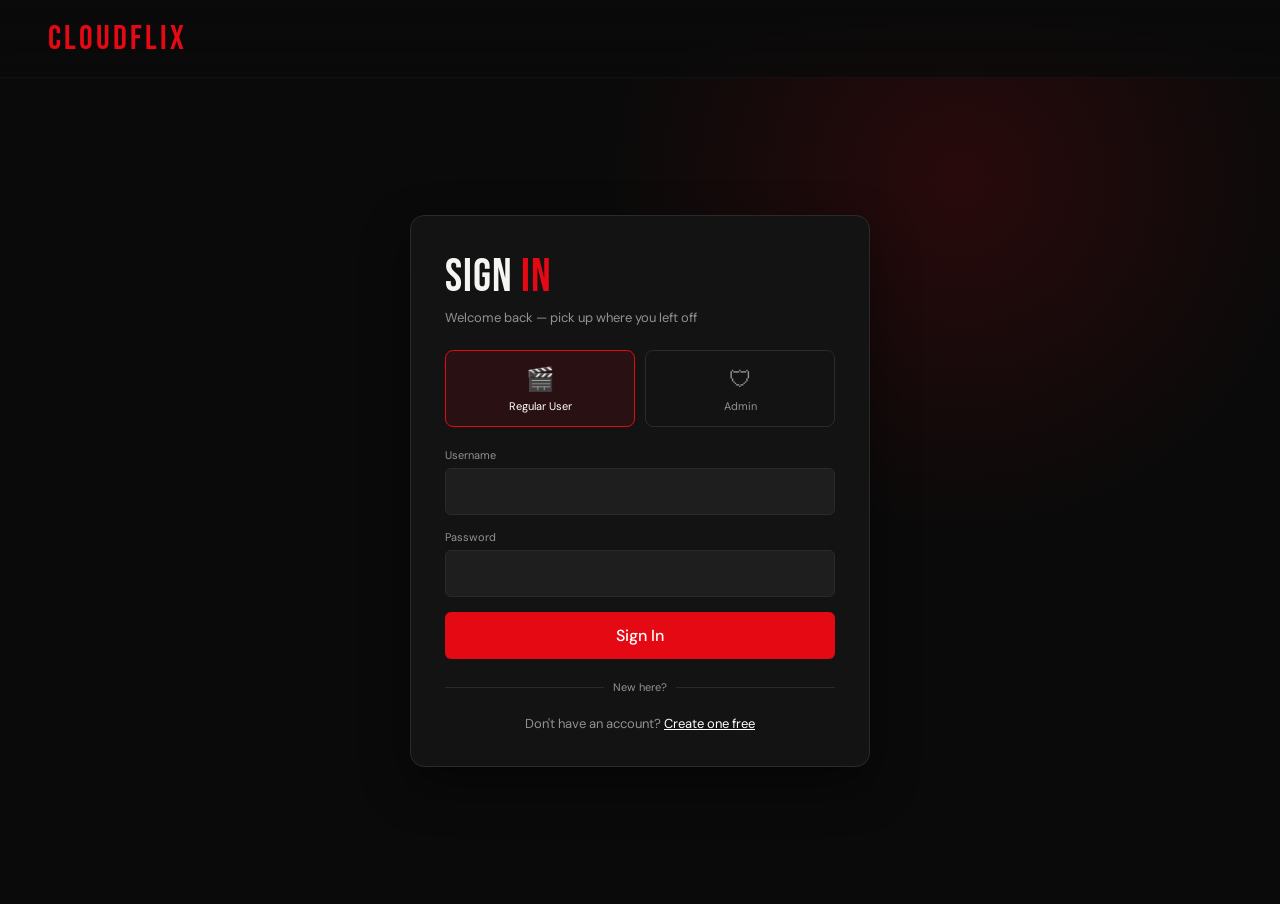
<file: docs/frontend/login.html>
<!DOCTYPE html>
<html lang="en"><head><meta charset="UTF-8"><meta name="viewport" content="width=device-width,initial-scale=1.0"><title>CloudFlix – Sign In</title><link href="https://fonts.googleapis.com/css2?family=Bebas+Neue&family=DM+Sans:wght@300;400;500&display=swap" rel="stylesheet"><link href="login.css" rel="stylesheet"></head>
<body><nav><a class="logo" href="index.html">CloudFlix</a></nav><main class="page"><section class="card"><div class="card-title">Sign <span>In</span></div><div class="card-sub">Welcome back — pick up where you left off</div><div class="account-types"><div class="account-type selected" onclick="selectType(this)"><div class="account-type-icon">🎬</div><div class="account-type-label">Regular User</div></div><div class="account-type" onclick="selectType(this)"><div class="account-type-icon">🛡</div><div class="account-type-label">Admin</div></div></div><form id="loginForm"><div id="errorMsg" class="error-msg"></div><div class="form-group"><label for="username">Username</label><input class="form-control" id="username" name="username" autocomplete="username" required></div><div class="form-group"><label for="password">Password</label><input class="form-control" id="password" name="password" type="password" autocomplete="current-password" required></div><button class="submit-btn" type="submit">Sign In</button></form><div class="divider"><div class="divider-line"></div><div class="divider-text">New here?</div><div class="divider-line"></div></div><div class="register-link">Don't have an account? <a href="register.html">Create one free</a></div></section></main>
<script>
function selectType(el){document.querySelectorAll('.account-type').forEach(e=>e.classList.remove('selected'));el.classList.add('selected')}
function isSafeInput(value){const sqlPatterns=/('|--|;|\/\*|\*\/|xp_|UNION|SELECT|INSERT|UPDATE|DELETE|DROP|CREATE|ALTER|EXEC|EXECUTE|CAST|CONVERT|CHAR|NCHAR|VARCHAR|NVARCHAR|BEGIN|END)/i;return !sqlPatterns.test(value)}
document.getElementById('loginForm').addEventListener('submit',async function(e){e.preventDefault();const username=document.getElementById('username').value.trim();const password=document.getElementById('password').value;const errorMsg=document.getElementById('errorMsg');errorMsg.classList.remove('visible');if(!isSafeInput(username)||!isSafeInput(password)){errorMsg.textContent='Invalid characters detected in input.';errorMsg.classList.add('visible');return}if(!/^[a-zA-Z0-9_\-]+$/.test(username)){errorMsg.textContent='Username can only contain letters, numbers, _ and -.';errorMsg.classList.add('visible');return}try{const response=await fetch('/login',{method:'POST',credentials:'include',headers:{'Content-Type':'application/json'},body:JSON.stringify({username,password})});const data=await response.json();if(response.ok){localStorage.setItem('cloudflix_user',data.username);window.location.href='index.html'}else{errorMsg.textContent=data.error||'Login failed';errorMsg.classList.add('visible')}}catch(err){console.error('Login error:',err);errorMsg.textContent='Cannot connect to server. Make sure Flask is running.';errorMsg.classList.add('visible')}})
</script></body></html>
</file>
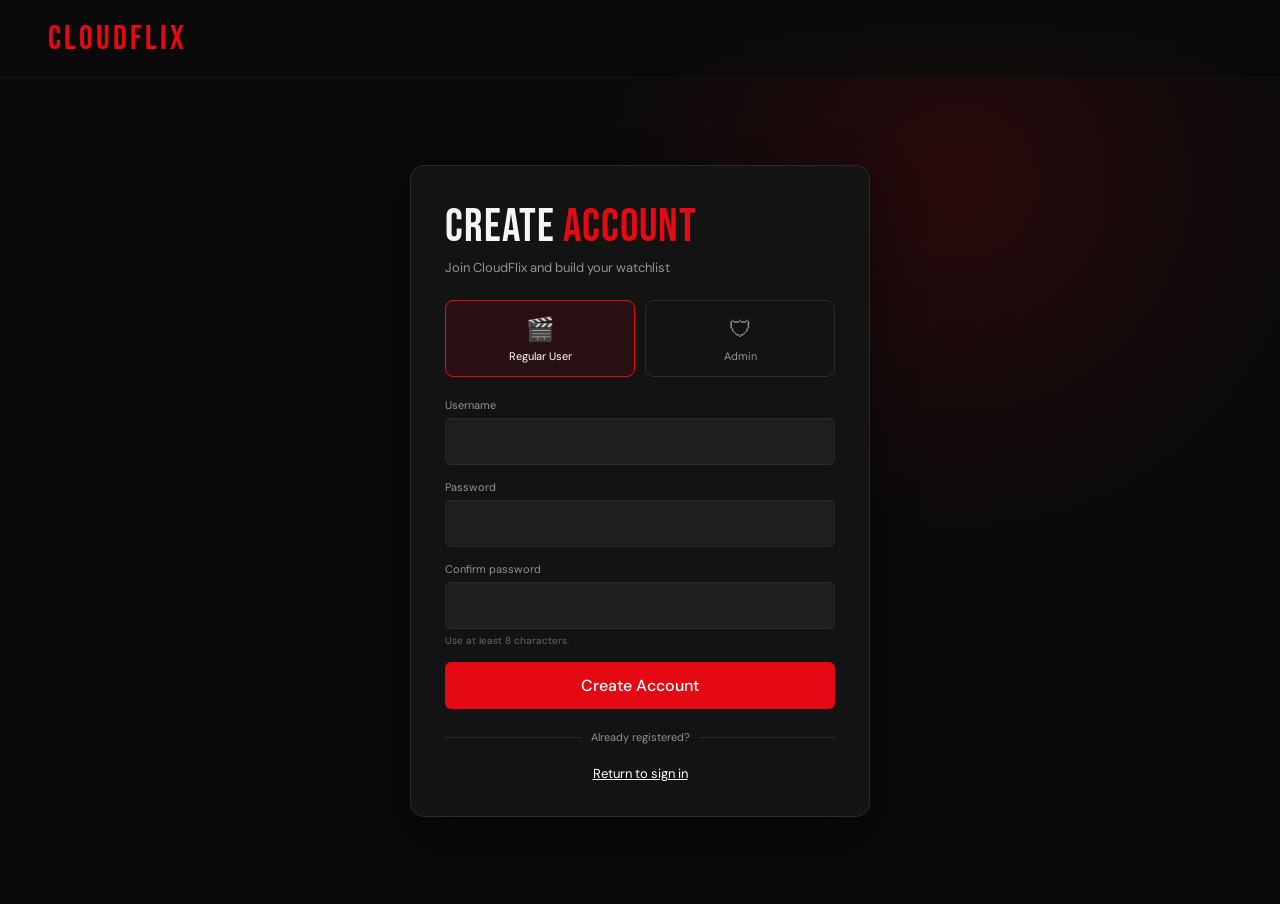
<file: docs/frontend/register.html>
<!DOCTYPE html>
<html lang="en"><head><meta charset="UTF-8"><meta name="viewport" content="width=device-width,initial-scale=1.0"><title>CloudFlix – Register</title><link href="https://fonts.googleapis.com/css2?family=Bebas+Neue&family=DM+Sans:wght@300;400;500&display=swap" rel="stylesheet"><link href="login.css" rel="stylesheet"></head>
<body><nav><a class="logo" href="index.html">CloudFlix</a></nav><main class="page"><section class="card"><div class="card-title">Create <span>Account</span></div><div class="card-sub">Join CloudFlix and build your watchlist</div><div class="account-types"><div class="account-type selected" onclick="selectType(this)"><div class="account-type-icon">🎬</div><div class="account-type-label">Regular User</div></div><div class="account-type" onclick="selectType(this)"><div class="account-type-icon">🛡</div><div class="account-type-label">Admin</div></div></div><form id="registerForm"><div id="errorMsg" class="error-msg"></div><div class="form-group"><label for="username">Username</label><input class="form-control" id="username" name="username" autocomplete="username" required></div><div class="form-group"><label for="password">Password</label><input class="form-control" id="password" name="password" type="password" autocomplete="current-password" required></div><div class="form-group"><label for="confirm">Confirm password</label><input class="form-control" id="confirm" type="password" autocomplete="new-password" required><div class="password-hint">Use at least 8 characters.</div></div><button class="submit-btn" type="submit">Create Account</button></form><div class="divider"><div class="divider-line"></div><div class="divider-text">Already registered?</div><div class="divider-line"></div></div><div class="register-link"><a href="login.html">Return to sign in</a></div></section></main>
<script>
function selectType(el){document.querySelectorAll('.account-type').forEach(e=>e.classList.remove('selected'));el.classList.add('selected')}
function isSafeInput(value){const sqlPatterns=/('|--|;|\/\*|\*\/|xp_|UNION|SELECT|INSERT|UPDATE|DELETE|DROP|CREATE|ALTER|EXEC|EXECUTE|CAST|CONVERT|CHAR|NCHAR|VARCHAR|NVARCHAR|BEGIN|END)/i;return !sqlPatterns.test(value)}
document.getElementById('registerForm').addEventListener('submit',async function(e){e.preventDefault();const username=document.getElementById('username').value.trim();const password=document.getElementById('password').value;const confirm=document.getElementById('confirm').value;const errorMsg=document.getElementById('errorMsg');errorMsg.classList.remove('visible');if(!isSafeInput(username)||!isSafeInput(password)){errorMsg.textContent='Invalid characters detected in input.';errorMsg.classList.add('visible');return}if(!/^[a-zA-Z0-9_\-]+$/.test(username)){errorMsg.textContent='Username can only contain letters, numbers, _ and -.';errorMsg.classList.add('visible');return}if(!username){errorMsg.textContent='Please enter a username.';errorMsg.classList.add('visible');return}if(password!==confirm){errorMsg.textContent='Passwords do not match.';errorMsg.classList.add('visible');return}if(password.length<8){errorMsg.textContent='Password must be at least 8 characters.';errorMsg.classList.add('visible');return}try{const response=await fetch('/register',{method:'POST',credentials:'include',headers:{'Content-Type':'application/json'},body:JSON.stringify({username,password})});const data=await response.json();if(response.ok){alert('Account created! Please sign in.');window.location.href='login.html'}else{errorMsg.textContent=data.error||'Registration failed.';errorMsg.classList.add('visible')}}catch(err){console.error(err);errorMsg.textContent='Cannot connect to server. Make sure Flask is running.';errorMsg.classList.add('visible')}})
</script></body></html>
</file>
<file: docs/frontend/login.css>
*,*::before,*::after{box-sizing:border-box;margin:0;padding:0}
:root{--red:#e50914;--red-dark:#8b0000;--bg:#0a0a0a;--surface:#141414;--surface2:#1e1e1e;--surface3:#262626;--text:#f5f5f1;--muted:#929292;--gold:#f5c518;--border:#2a2a2a;--green:#22c55e;--shadow:0 18px 48px rgba(0,0,0,.45)}
html{scroll-behavior:smooth}body{background:var(--bg);color:var(--text);font-family:'DM Sans',sans-serif;min-height:100vh;overflow-x:hidden}button,input,select,textarea{font:inherit}button,a{transition:.2s ease}a{color:inherit}
nav{display:flex;align-items:center;justify-content:space-between;padding:18px 48px;position:sticky;top:0;z-index:100;background:linear-gradient(to bottom,rgba(10,10,10,.98),rgba(10,10,10,.72));backdrop-filter:blur(10px);border-bottom:1px solid rgba(255,255,255,.03)}
.logo{font-family:'Bebas Neue',sans-serif;font-size:34px;color:var(--red);letter-spacing:3px;text-decoration:none}.nav-links{display:flex;gap:30px;align-items:center}.nav-links a{color:var(--muted);text-decoration:none;font-size:14px}.nav-links a:hover,.nav-links a.active{color:var(--text)}.nav-right{display:flex;align-items:center;gap:12px}.nav-username{color:var(--muted);font-size:13px}.nav-avatar{width:36px;height:36px;background:var(--red);border-radius:50%;display:flex;align-items:center;justify-content:center;font-weight:600}.nav-logout{color:var(--muted);font-size:13px;text-decoration:none}.nav-logout:hover{color:var(--text)}
footer{border-top:1px solid var(--border);padding:22px 48px;display:flex;justify-content:space-between;align-items:center;margin-top:36px}.footer-logo{font-family:'Bebas Neue',sans-serif;font-size:22px;color:var(--red)}.footer-text{color:#555;font-size:12px}
.btn-primary,.btn-secondary{border:0;border-radius:6px;padding:11px 20px;cursor:pointer;text-decoration:none;display:inline-flex;align-items:center;justify-content:center;gap:8px}.btn-primary{background:var(--red);color:#fff}.btn-primary:hover{background:#ff1824;transform:translateY(-1px)}.btn-secondary{background:rgba(255,255,255,.12);color:#fff;border:1px solid rgba(255,255,255,.16)}.btn-secondary:hover{background:rgba(255,255,255,.2)}
@media(max-width:800px){nav{padding:16px 20px;flex-wrap:wrap;gap:14px}.nav-links{order:3;width:100%;overflow:auto;gap:20px}.nav-username{display:none}footer{padding:20px;gap:12px;flex-direction:column;text-align:center}}

body{background:radial-gradient(circle at 75% 20%,rgba(229,9,20,.14),transparent 30%),var(--bg)}nav{position:relative}.page{min-height:calc(100vh - 74px);display:grid;place-items:center;padding:30px 20px}.card{width:min(100%,460px);background:rgba(20,20,20,.96);border:1px solid var(--border);border-radius:14px;padding:34px;box-shadow:var(--shadow)}.card-title{font-family:'Bebas Neue';font-size:46px;letter-spacing:1px}.card-title span{color:var(--red)}.card-sub{color:var(--muted);font-size:13px;margin:4px 0 24px}.account-types{display:grid;grid-template-columns:1fr 1fr;gap:10px;margin-bottom:21px}.account-type{border:1px solid var(--border);border-radius:8px;padding:13px;text-align:center;cursor:pointer;color:var(--muted)}.account-type.selected{border-color:var(--red);background:rgba(229,9,20,.1);color:#fff}.account-type-icon{font-size:23px}.account-type-label{font-size:11px;margin-top:5px}.form-group{margin-bottom:15px}.form-group label{display:block;font-size:11px;color:var(--muted);margin-bottom:6px}.form-control{width:100%;background:var(--surface2);border:1px solid var(--border);border-radius:6px;color:#fff;padding:12px;outline:none}.form-control:focus{border-color:var(--red)}.submit-btn{width:100%;border:0;background:var(--red);color:#fff;border-radius:6px;padding:13px;cursor:pointer;font-weight:500}.error-msg{display:none;background:rgba(229,9,20,.12);border:1px solid rgba(229,9,20,.35);color:#ff9da3;padding:9px;border-radius:6px;font-size:12px;margin-bottom:12px}.error-msg.visible{display:block}.divider{display:flex;align-items:center;gap:9px;margin:21px 0}.divider-line{height:1px;background:var(--border);flex:1}.divider-text{color:var(--muted);font-size:11px}.register-link{text-align:center;color:var(--muted);font-size:13px}.register-link a{color:#fff}.password-hint{font-size:10px;color:#666;margin-top:5px}
</file>
